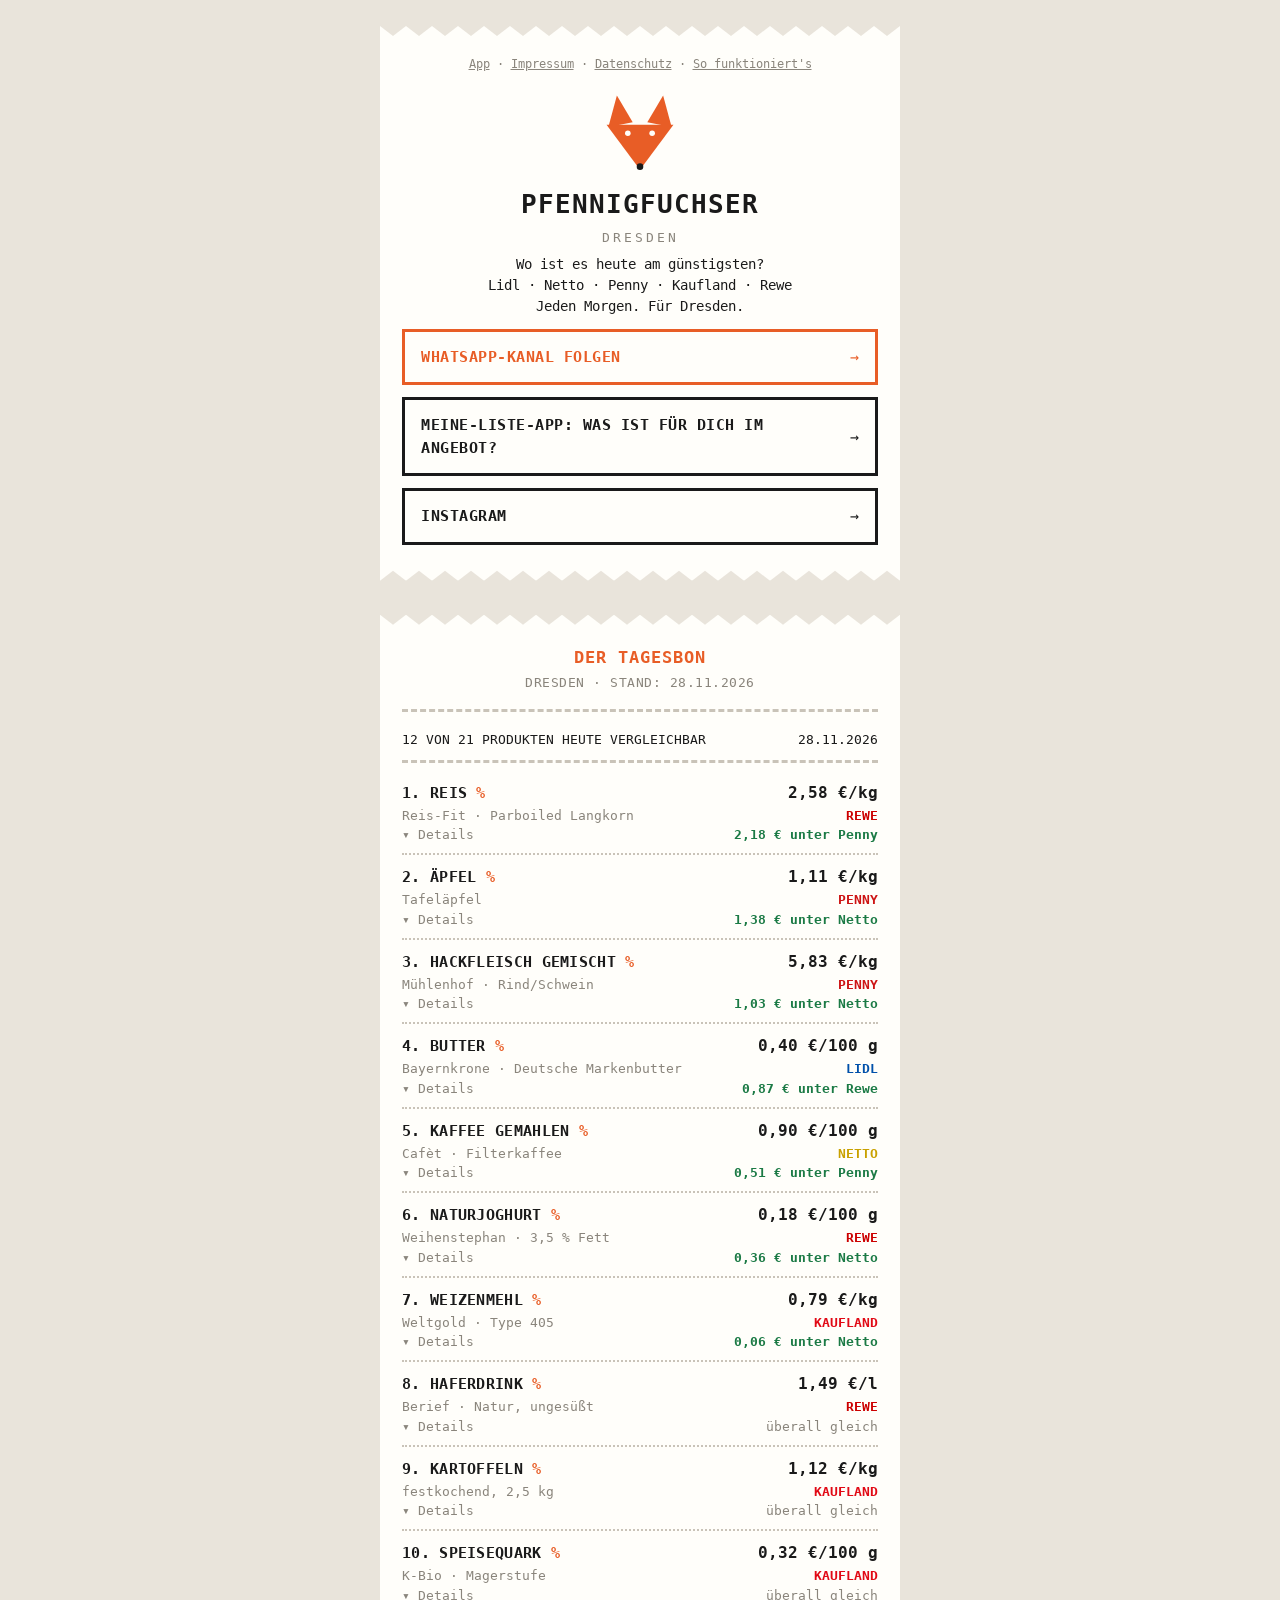
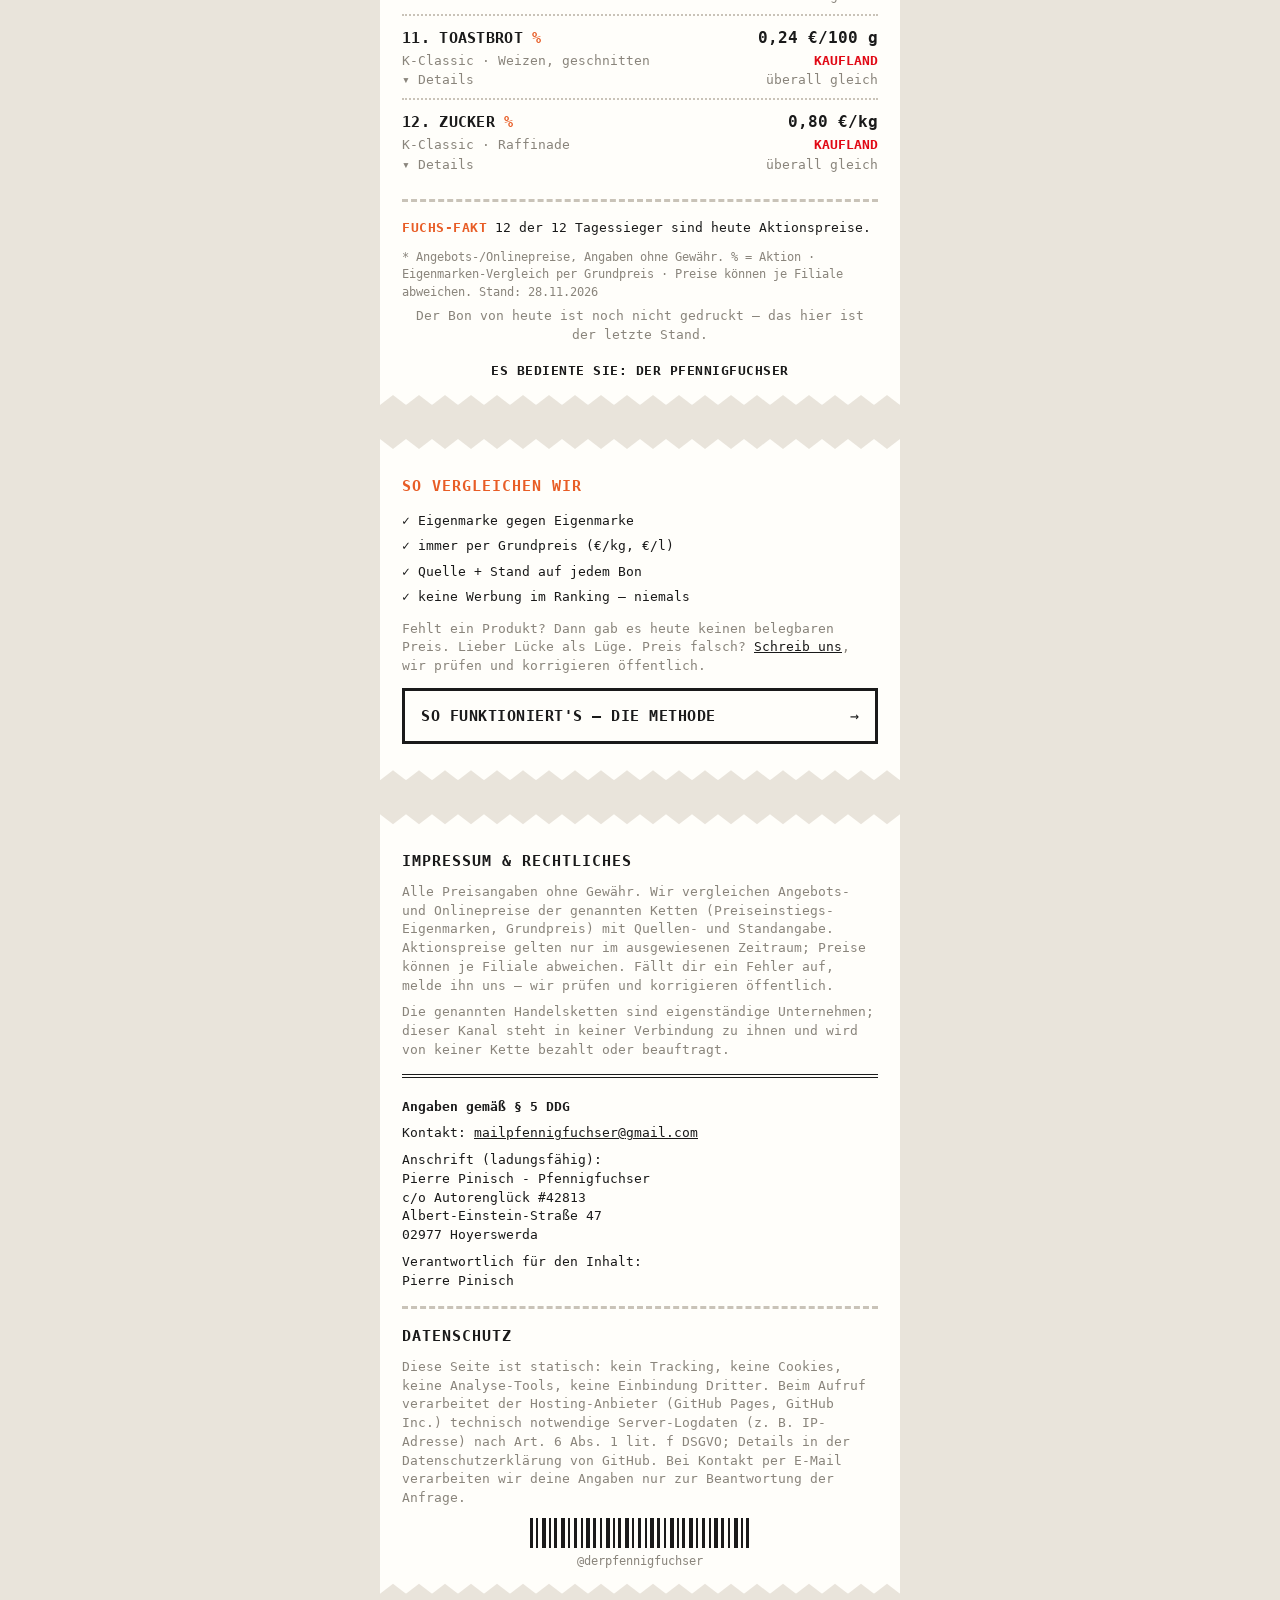
<file: index.html>
<!DOCTYPE html>
<html lang="de">
<head>
<meta charset="UTF-8">
<meta name="viewport" content="width=device-width,initial-scale=1">
<title>Pfennigfuchser Dresden · Wo ist es heute am günstigsten?</title>
<meta name="description" content="Der tägliche Lebensmittel-Preisvergleich für Dresden: Lidl, Netto, Penny, Kaufland und Rewe. Eigenmarke gegen Eigenmarke, immer per Grundpreis. Jeden Morgen ein Tagesbon.">
<link rel="icon" href="favicon.svg" type="image/svg+xml">
<link rel="stylesheet" href="styles.css">
<meta property="og:title" content="Pfennigfuchser Dresden — Wo ist es heute am günstigsten?">
<meta property="og:description" content="Täglicher Lebensmittel-Preisvergleich für Dresden. Eigenmarke gegen Eigenmarke, immer per Grundpreis. Jeden Tag. Jeder Pfennig.">
<meta property="og:image" content="https://pfennigfuchser-dd.github.io/og-logo.png">
<meta property="og:url" content="https://pfennigfuchser-dd.github.io/">
<meta property="og:type" content="website">
<!-- ============================================================
     PFENNIGFUCHSER WEBSITE · Quelle: 08_Website/ im Projektordner.
     · NUR im Code-Editor bearbeiten (nie TextEdit/Word).
     · today.json wird täglich von der Tagesredaktion aktualisiert
       (Runbook: 06_Betrieb/TAGESREDAKTION.md).
     · Der Anker /#impressum ist in Kanal-Bios verlinkt — nie entfernen.
     ============================================================ -->
</head>
<body>

<!-- Bon 1 · Kopf + Kanäle -->
<section class="bon">
  <nav class="topnav"><a href="app/">App</a> · <a href="#impressum">Impressum</a> · <a href="#datenschutz">Datenschutz</a> · <a href="so-funktionierts.html">So funktioniert's</a></nav>
  <svg class="fox" width="94" height="88" viewBox="25 40 150 165" aria-label="Pfennigfuchser Logo">
    <polygon points="40.69,115.18 56.66,55.87 86.31,106.06" fill="#E85D26"/>
    <polygon points="159.31,115.18 143.34,55.87 113.69,106.06" fill="#E85D26"/>
    <polygon points="37.27,110.62 162.73,110.62 100,195.02" fill="#E85D26"/>
    <circle cx="77.19" cy="126.59" r="5.23" fill="#FFFEFA"/><circle cx="122.81" cy="126.59" r="5.23" fill="#FFFEFA"/>
    <circle cx="100" cy="189.32" r="6.18" fill="#1A1A1A"/>
  </svg>
  <h1>Pfennigfuchser</h1>
  <div class="sub">DRESDEN</div>
  <div class="claim">Wo ist es heute am günstigsten?<br>Lidl · Netto · Penny · Kaufland · Rewe<br>Jeden Morgen. Für Dresden.</div>
  <div class="links">
    <a class="primary" href="https://whatsapp.com/channel/0029Vb8NHt37j6g4Fl8fg63E">WHATSAPP-KANAL FOLGEN <span class="arr">→</span></a>
    <a href="app/">MEINE-LISTE-APP: WAS IST FÜR DICH IM ANGEBOT? <span class="arr">→</span></a>
    <a href="https://www.instagram.com/derpfennigfuchser">INSTAGRAM <span class="arr">→</span></a>
  </div>
</section>

<!-- Bon 2 · Der Tagesbon -->
<section class="bon" id="tagesbon">
  <div class="bonhead">
    <div class="title">Der Tagesbon</div>
    <div class="meta" id="bon-meta">DRESDEN</div>
  </div>
  <hr class="dash">
  <div id="bon-body"><p class="mut small center">Bon wird gedruckt …</p></div>
  <div class="served">ES BEDIENTE SIE: DER PFENNIGFUCHSER</div>
</section>

<!-- Bon 3 · Methode -->
<section class="bon">
  <h2 class="orange">So vergleichen wir</h2>
  <div class="method">
    <div>✓ Eigenmarke gegen Eigenmarke</div>
    <div>✓ immer per Grundpreis (€/kg, €/l)</div>
    <div>✓ Quelle + Stand auf jedem Bon</div>
    <div>✓ keine Werbung im Ranking — niemals</div>
  </div>
  <p class="small mut">Fehlt ein Produkt? Dann gab es heute keinen belegbaren Preis.
  Lieber Lücke als Lüge. Preis falsch? <a href="mailto:mailpfennigfuchser@gmail.com" style="color:var(--ink)">Schreib uns</a>,
  wir prüfen und korrigieren öffentlich.</p>
  <div class="links"><a href="so-funktionierts.html">SO FUNKTIONIERT'S — DIE METHODE <span class="arr">→</span></a></div>
</section>

<!-- Bon 4 · Rechtliches -->
<section class="bon">
  <section class="legal" id="impressum">
    <h2>Impressum &amp; Rechtliches</h2>
    <p class="mut">Alle Preisangaben ohne Gewähr. Wir vergleichen Angebots- und Onlinepreise
    der genannten Ketten (Preiseinstiegs-Eigenmarken, Grundpreis) mit Quellen- und Standangabe.
    Aktionspreise gelten nur im ausgewiesenen Zeitraum; Preise können je Filiale abweichen.
    Fällt dir ein Fehler auf, melde ihn uns — wir prüfen und korrigieren öffentlich.</p>
    <p class="mut">Die genannten Handelsketten sind eigenständige Unternehmen; dieser Kanal
    steht in keiner Verbindung zu ihnen und wird von keiner Kette bezahlt oder beauftragt.</p>
    <div class="imp-block">
      <p><b>Angaben gemäß § 5 DDG</b></p>
      <p>Kontakt: <a href="mailto:mailpfennigfuchser@gmail.com">mailpfennigfuchser@gmail.com</a></p>
      <p>Anschrift (ladungsfähig):<br>Pierre Pinisch - Pfennigfuchser<br>
c/o Autorenglück #42813<br>
Albert-Einstein-Straße 47<br>
02977 Hoyerswerda</p>
      <p>Verantwortlich für den Inhalt:<br>Pierre Pinisch</p>
    </div>
  </section>
  <hr class="dash">
  <section class="legal" id="datenschutz">
    <h2>Datenschutz</h2>
    <p class="mut">Diese Seite ist statisch: kein Tracking, keine Cookies, keine Analyse-Tools,
    keine Einbindung Dritter. Beim Aufruf verarbeitet der Hosting-Anbieter (GitHub Pages,
    GitHub Inc.) technisch notwendige Server-Logdaten (z. B. IP-Adresse) nach Art. 6 Abs. 1
    lit. f DSGVO; Details in der Datenschutzerklärung von GitHub. Bei Kontakt per E-Mail
    verarbeiten wir deine Angaben nur zur Beantwortung der Anfrage.</p>
  </section>
  <svg class="barcode" width="220" height="30" aria-hidden="true">
    <g fill="#1A1A1A">
      <rect x="0" width="3" height="30"/><rect x="6" width="2" height="30"/><rect x="12" width="4" height="30"/>
      <rect x="19" width="2" height="30"/><rect x="24" width="3" height="30"/><rect x="31" width="4" height="30"/>
      <rect x="38" width="2" height="30"/><rect x="44" width="3" height="30"/><rect x="51" width="2" height="30"/>
      <rect x="56" width="4" height="30"/><rect x="63" width="3" height="30"/><rect x="70" width="2" height="30"/>
      <rect x="76" width="4" height="30"/><rect x="83" width="2" height="30"/><rect x="88" width="3" height="30"/>
      <rect x="95" width="4" height="30"/><rect x="102" width="2" height="30"/><rect x="108" width="3" height="30"/>
      <rect x="115" width="2" height="30"/><rect x="120" width="4" height="30"/><rect x="127" width="3" height="30"/>
      <rect x="134" width="2" height="30"/><rect x="140" width="4" height="30"/><rect x="147" width="2" height="30"/>
      <rect x="152" width="3" height="30"/><rect x="159" width="4" height="30"/><rect x="166" width="2" height="30"/>
      <rect x="172" width="3" height="30"/><rect x="179" width="2" height="30"/><rect x="184" width="4" height="30"/>
      <rect x="191" width="3" height="30"/><rect x="198" width="2" height="30"/><rect x="204" width="4" height="30"/>
      <rect x="211" width="2" height="30"/><rect x="216" width="3" height="30"/>
    </g>
  </svg>
  <div class="foot">@derpfennigfuchser</div>
</section>

<script src="app.js"></script>
</body>
</html>
</file>
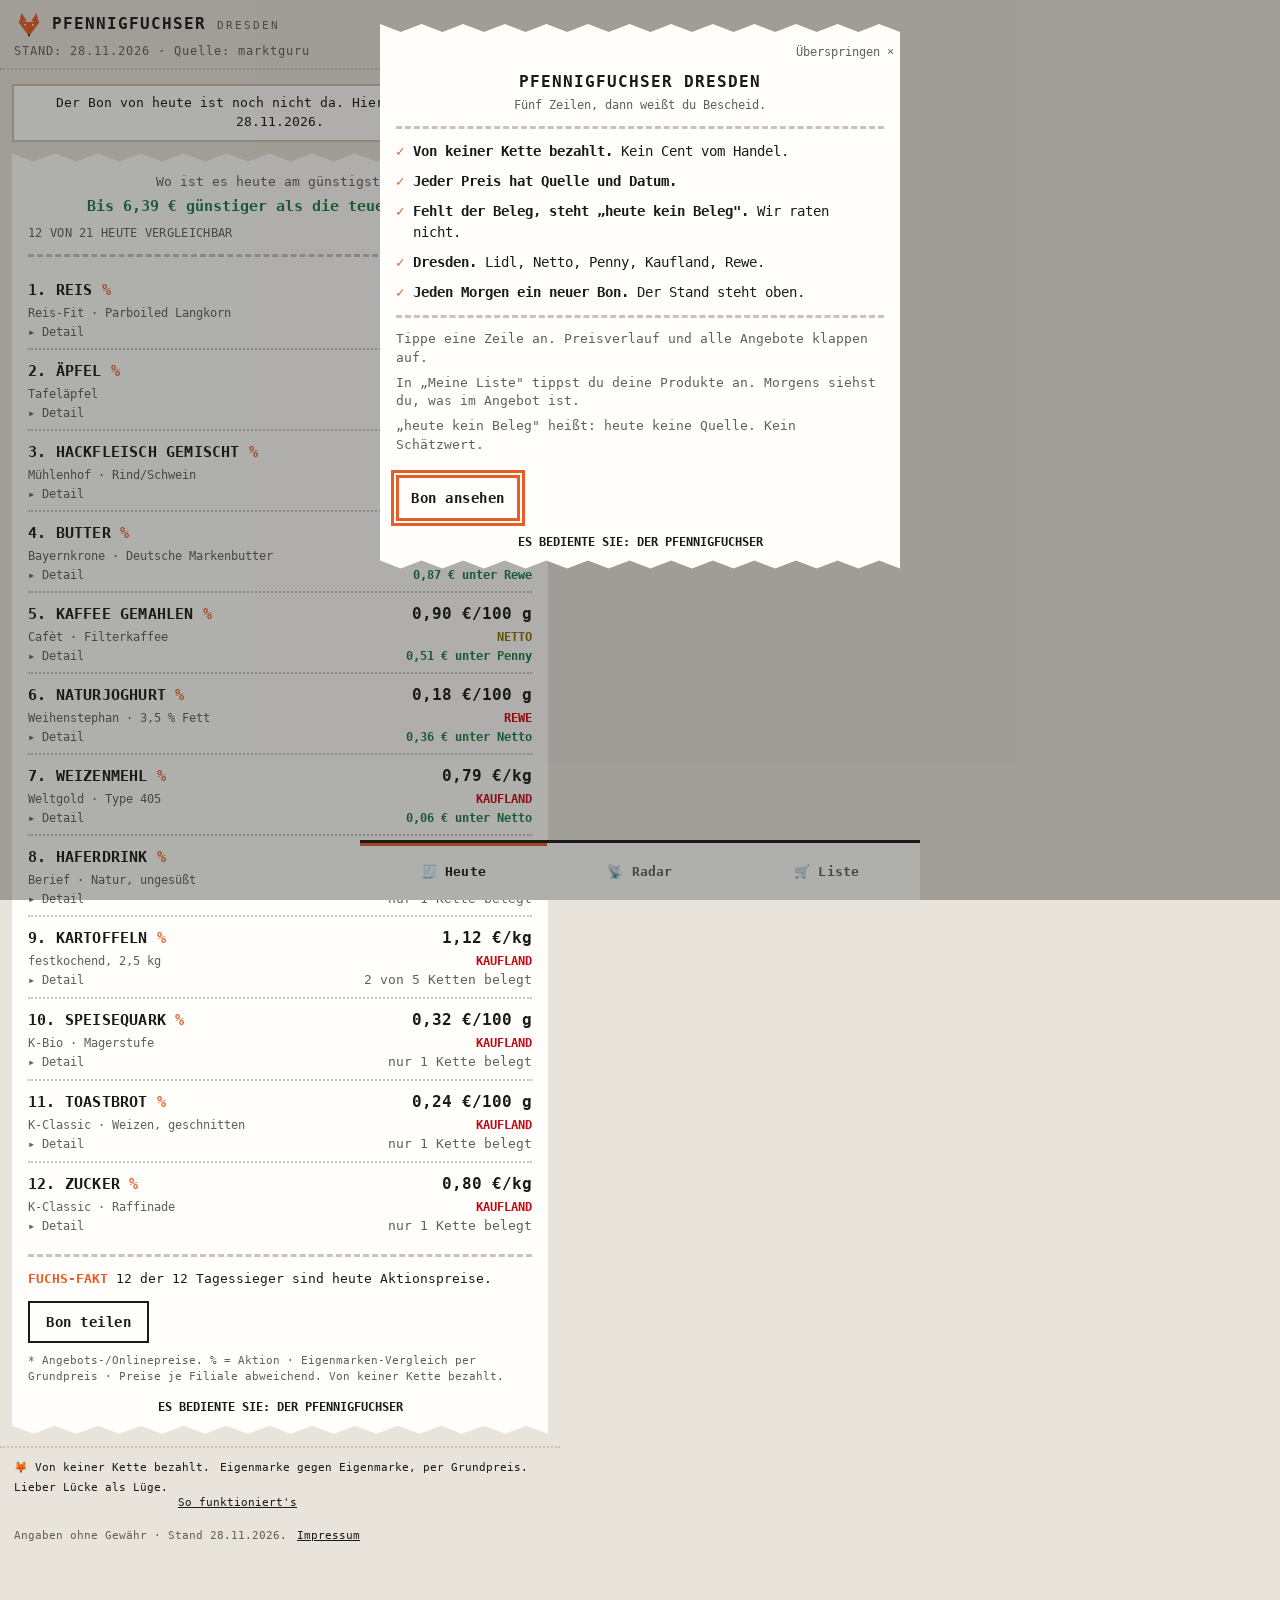
<file: app/index.html>
<!DOCTYPE html>
<html lang="de">
<head>
<meta charset="UTF-8">
<meta name="viewport" content="width=device-width,initial-scale=1,viewport-fit=cover">
<title>Pfennigfuchser Dresden — App</title>
<meta name="description" content="Der tägliche belegte Lebensmittel-Preisvergleich für Dresden. Von keiner Kette bezahlt.">
<!-- Markenkern „keine Fremd-Requests" technisch erzwungen: nur Same-Origin, keine externen Assets. -->
<meta http-equiv="Content-Security-Policy" content="default-src 'self'; img-src 'self' data:; style-src 'self'; script-src 'self'; font-src 'self'; connect-src 'self'; base-uri 'self'; form-action 'none'; object-src 'none'">
<meta name="theme-color" content="#E85D26">
<link rel="manifest" href="manifest.webmanifest">
<link rel="icon" href="favicon.svg" type="image/svg+xml">
<link rel="apple-touch-icon" href="icons/apple-touch-icon.png">
<meta name="apple-mobile-web-app-capable" content="yes">
<meta name="apple-mobile-web-app-status-bar-style" content="default">
<meta name="apple-mobile-web-app-title" content="Pfennigfuchser">
<link rel="stylesheet" href="styles.css">
<!-- Pfennigfuchser App (PWA über today.json). Quellcode: 10_App/. Kein Konto, kein Tracker. -->
</head>
<body>

<header class="topbar">
  <div class="brandrow">
    <svg class="fox" width="30" height="28" viewBox="25 40 150 165" aria-hidden="true">
      <polygon points="40.69,115.18 56.66,55.87 86.31,106.06" fill="#E85D26"/>
      <polygon points="159.31,115.18 143.34,55.87 113.69,106.06" fill="#E85D26"/>
      <polygon points="37.27,110.62 162.73,110.62 100,195.02" fill="#E85D26"/>
      <circle cx="77.19" cy="126.59" r="5.23" fill="#FFFEFA"/><circle cx="122.81" cy="126.59" r="5.23" fill="#FFFEFA"/>
      <circle cx="100" cy="189.32" r="6.18" fill="#1A1A1A"/>
    </svg>
    <h1 class="brandname">PFENNIGFUCHSER <span class="city">DRESDEN</span></h1>
    <button id="install" class="install" hidden>App installieren</button>
  </div>
  <div id="datebar" class="datebar">–</div>
  <div id="ios-hint" class="ios-hint" hidden>Zum Installieren: <b>Teilen&nbsp;<span aria-hidden="true">⎋</span></b> antippen &rarr; <b>„Zum Home-Bildschirm"</b>.</div>
</header>

<main id="main">
  <!-- Ansicht HEUTE -->
  <section id="view-heute" class="view" role="tabpanel" aria-label="Heutiger Bon">
    <div id="demo-banner" class="demo-banner" hidden>DEMO-DATEN — KEINE ECHTEN PREISE</div>
    <div id="stale-note" class="stale-note" hidden></div>
    <div id="heute-body" class="bon"><p class="mut center small">Bon wird geladen …</p></div>
  </section>

  <!-- Ansicht RADAR -->
  <section id="view-radar" class="view" role="tabpanel" aria-label="Angebots-Radar" hidden>
    <div id="radar-body"></div>
  </section>

  <!-- Ansicht MEINE LISTE -->
  <section id="view-liste" class="view" role="tabpanel" aria-label="Meine Liste" hidden>
    <div id="liste-body"></div>
  </section>
</main>

<!-- Produkt-Detail als Bottom-Sheet -->
<div id="scrim" class="scrim" hidden></div>
<section id="sheet" class="sheet" role="dialog" aria-modal="true" aria-labelledby="sheet-name" hidden>
  <div id="sheet-body"></div>
</section>
<div id="sheet-live" class="sr-only" role="status" aria-live="polite"></div>

<!-- Toast (Teilen-Fallback) -->
<div id="toast" class="toast" role="status" aria-live="polite"></div>

<!-- Info-Bon (Onboarding / So funktioniert's) -->
<div id="info" class="ovl" role="dialog" aria-modal="true" aria-labelledby="info-title" hidden>
  <div id="info-body" class="bon info-card"></div>
</div>

<!-- USP-Footer: immer sichtbar -->
<div class="usp">
  <span>🦊 Von keiner Kette bezahlt.</span>
  <span>Eigenmarke gegen Eigenmarke, per Grundpreis.</span>
  <span>Lieber Lücke als Lüge.</span>
  <button id="how" class="usp-btn" type="button">So funktioniert's</button>
  <span id="usp-stand" class="mut"></span>
  <a href="https://pfennigfuchser-dd.github.io/#impressum">Impressum</a>
</div>

<!-- Tab-Leiste -->
<nav class="tabbar" role="tablist" aria-label="Ansicht">
  <button class="tab active" data-view="heute" role="tab" aria-selected="true" aria-controls="view-heute" tabindex="0">🧾 Heute</button>
  <button class="tab" data-view="radar" role="tab" aria-selected="false" aria-controls="view-radar" tabindex="-1">📡 Radar</button>
  <button class="tab" data-view="liste" role="tab" aria-selected="false" aria-controls="view-liste" tabindex="-1">🛒 Liste</button>
</nav>

<script src="app.js"></script>
</body>
</html>
</file>
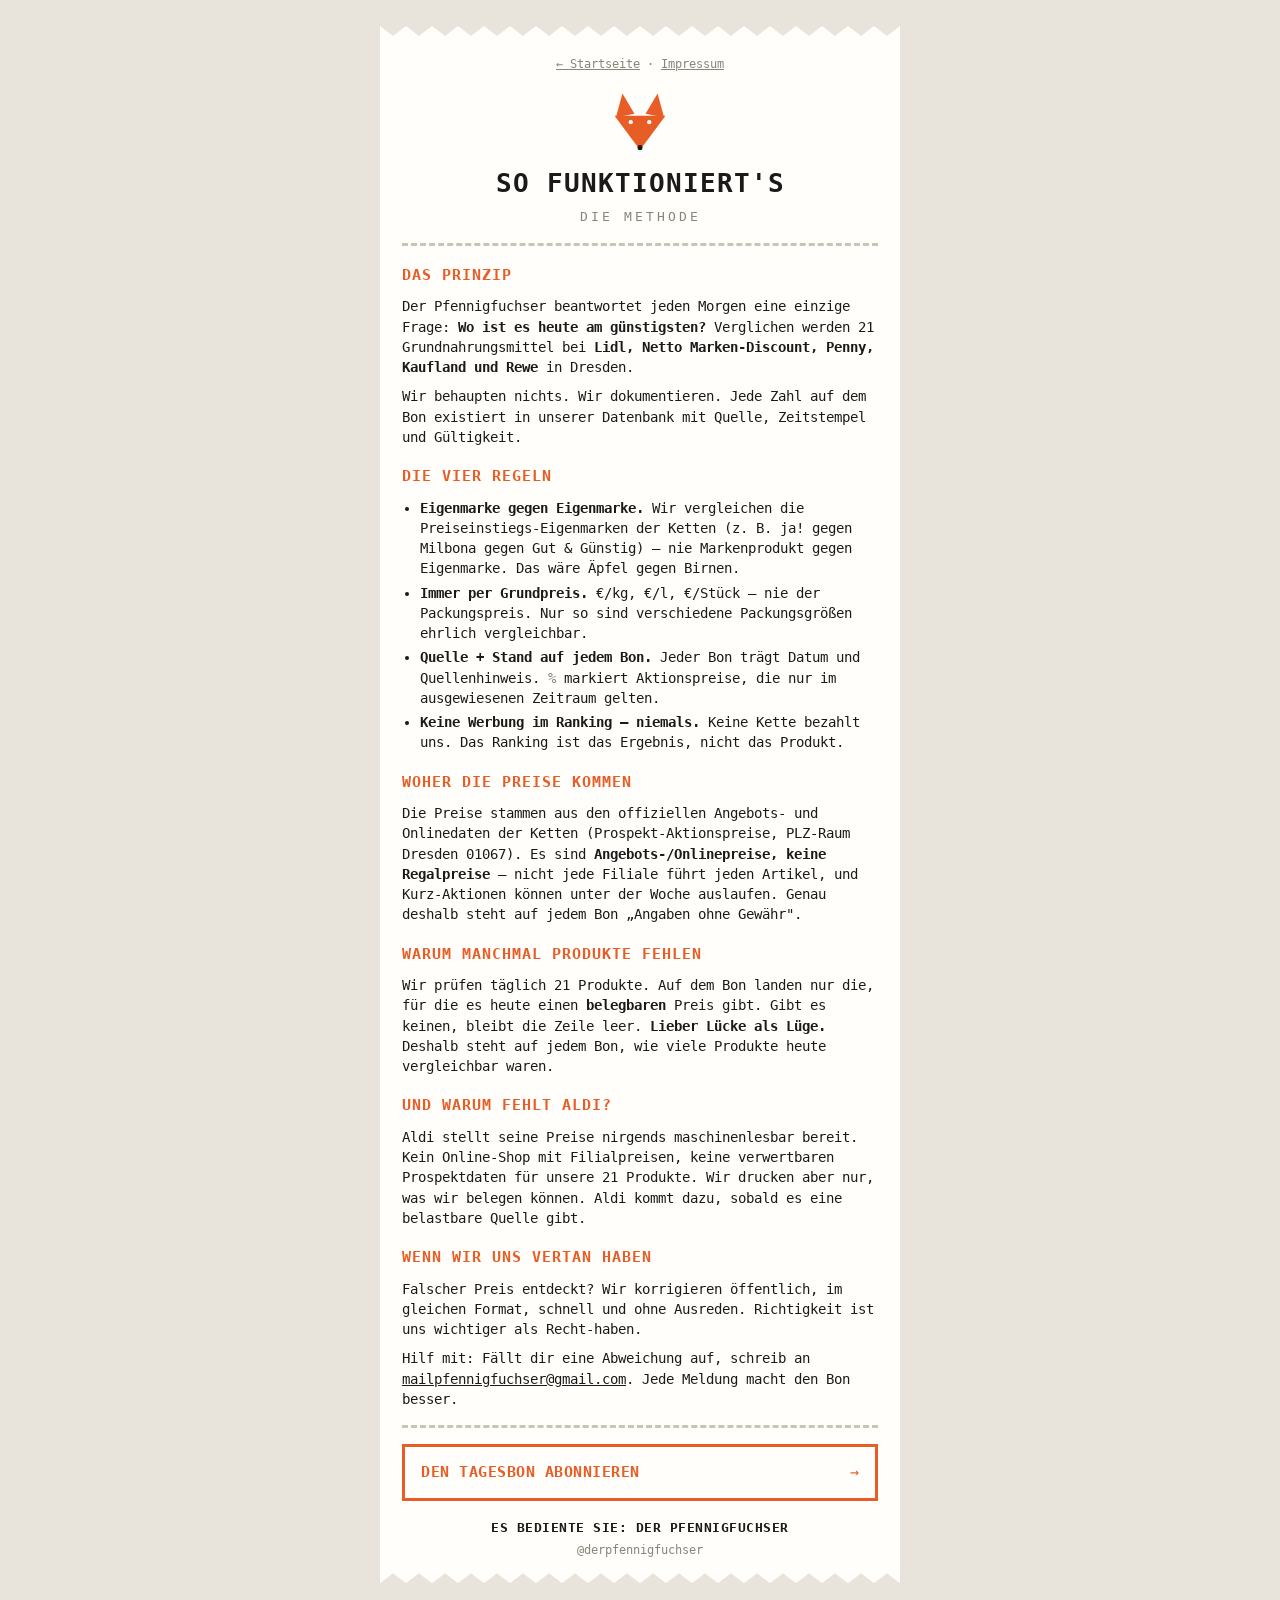
<file: so-funktionierts.html>
<!DOCTYPE html>
<html lang="de">
<head>
<meta charset="UTF-8">
<meta name="viewport" content="width=device-width,initial-scale=1">
<title>So funktioniert's · Pfennigfuchser Dresden</title>
<meta name="description" content="Wie der Pfennigfuchser Preise vergleicht: Eigenmarke gegen Eigenmarke, immer per Grundpreis, jede Zahl mit Quelle und Stand. Die Methode im Detail.">
<link rel="icon" href="favicon.svg" type="image/svg+xml">
<link rel="stylesheet" href="styles.css">
<meta property="og:title" content="So funktioniert der Pfennigfuchser">
<meta property="og:description" content="Eigenmarke gegen Eigenmarke, immer per Grundpreis, jede Zahl mit Quelle und Stand. Die Methode im Detail.">
<meta property="og:image" content="https://pfennigfuchser-dd.github.io/og-logo.png">
<meta property="og:url" content="https://pfennigfuchser-dd.github.io/so-funktionierts.html">
<meta property="og:type" content="article">
</head>
<body>

<section class="bon">
  <nav class="topnav"><a href="index.html">← Startseite</a> · <a href="index.html#impressum">Impressum</a></nav>
  <svg class="fox" width="72" height="67" viewBox="25 40 150 165" aria-label="Pfennigfuchser Logo">
    <polygon points="40.69,115.18 56.66,55.87 86.31,106.06" fill="#E85D26"/>
    <polygon points="159.31,115.18 143.34,55.87 113.69,106.06" fill="#E85D26"/>
    <polygon points="37.27,110.62 162.73,110.62 100,195.02" fill="#E85D26"/>
    <circle cx="77.19" cy="126.59" r="5.23" fill="#FFFEFA"/><circle cx="122.81" cy="126.59" r="5.23" fill="#FFFEFA"/>
    <circle cx="100" cy="189.32" r="6.18" fill="#1A1A1A"/>
  </svg>
  <h1>So funktioniert's</h1>
  <div class="sub">DIE METHODE</div>

  <div class="prose">
    <hr class="dash">
    <h2 class="orange">Das Prinzip</h2>
    <p>Der Pfennigfuchser beantwortet jeden Morgen eine einzige Frage:
    <b>Wo ist es heute am günstigsten?</b> Verglichen werden 21 Grundnahrungsmittel
    bei <b>Lidl, Netto Marken-Discount, Penny, Kaufland und Rewe</b> in Dresden.</p>
    <p>Wir behaupten nichts. Wir dokumentieren. Jede Zahl auf dem Bon existiert
    in unserer Datenbank mit Quelle, Zeitstempel und Gültigkeit.</p>

    <h2 class="orange">Die vier Regeln</h2>
    <ul>
      <li><b>Eigenmarke gegen Eigenmarke.</b> Wir vergleichen die Preiseinstiegs-Eigenmarken
      der Ketten (z.&nbsp;B. ja! gegen Milbona gegen Gut&nbsp;&amp;&nbsp;Günstig) — nie Markenprodukt
      gegen Eigenmarke. Das wäre Äpfel gegen Birnen.</li>
      <li><b>Immer per Grundpreis.</b> €/kg, €/l, €/Stück — nie der Packungspreis.
      Nur so sind verschiedene Packungsgrößen ehrlich vergleichbar.</li>
      <li><b>Quelle + Stand auf jedem Bon.</b> Jeder Bon trägt Datum und Quellenhinweis.
      <span class="mut">%</span> markiert Aktionspreise, die nur im ausgewiesenen Zeitraum gelten.</li>
      <li><b>Keine Werbung im Ranking — niemals.</b> Keine Kette bezahlt uns.
      Das Ranking ist das Ergebnis, nicht das Produkt.</li>
    </ul>

    <h2 class="orange">Woher die Preise kommen</h2>
    <p>Die Preise stammen aus den offiziellen Angebots- und Onlinedaten der Ketten
    (Prospekt-Aktionspreise, PLZ-Raum Dresden 01067). Es sind
    <b>Angebots-/Onlinepreise, keine Regalpreise</b> — nicht jede Filiale führt
    jeden Artikel, und Kurz-Aktionen können unter der Woche auslaufen.
    Genau deshalb steht auf jedem Bon „Angaben ohne Gewähr".</p>

    <h2 class="orange">Warum manchmal Produkte fehlen</h2>
    <p>Wir prüfen täglich 21 Produkte. Auf dem Bon landen nur die, für die es heute
    einen <b>belegbaren</b> Preis gibt. Gibt es keinen, bleibt die Zeile leer.
    <b>Lieber Lücke als Lüge.</b> Deshalb steht auf jedem Bon, wie viele Produkte
    heute vergleichbar waren.</p>

    <h2 class="orange">Und warum fehlt Aldi?</h2>
    <p>Aldi stellt seine Preise nirgends maschinenlesbar bereit. Kein Online-Shop
    mit Filialpreisen, keine verwertbaren Prospektdaten für unsere 21 Produkte.
    Wir drucken aber nur, was wir belegen können. Aldi kommt dazu, sobald es eine
    belastbare Quelle gibt.</p>

    <h2 class="orange">Wenn wir uns vertan haben</h2>
    <p>Falscher Preis entdeckt? Wir korrigieren öffentlich, im gleichen Format,
    schnell und ohne Ausreden. Richtigkeit ist uns wichtiger als Recht-haben.</p>
    <p>Hilf mit: Fällt dir eine Abweichung auf, schreib an
    <a href="mailto:mailpfennigfuchser@gmail.com" style="color:var(--ink)">mailpfennigfuchser@gmail.com</a>.
    Jede Meldung macht den Bon besser.</p>

    <hr class="dash">
    <div class="links">
      <a class="primary" href="https://whatsapp.com/channel/0029Vb8NHt37j6g4Fl8fg63E">DEN TAGESBON ABONNIEREN <span class="arr">→</span></a>
    </div>
  </div>

  <div class="served">ES BEDIENTE SIE: DER PFENNIGFUCHSER</div>
  <div class="foot">@derpfennigfuchser</div>
</section>

</body>
</html>
</file>
<file: styles.css>
/* ============================================================
   PFENNIGFUCHSER · Website-Styles
   Verbindliche Quelle für Werte: 02_Design/CI.md + Design System
   Kein Dunkelmodus — Pfennigfuchser ist Papier.
   ============================================================ */

@font-face{
  font-family:"DejaVu Sans Mono";
  src:url("fonts/DejaVuSansMono.woff2") format("woff2");
  font-weight:400;font-style:normal;font-display:swap;
}
@font-face{
  font-family:"DejaVu Sans Mono";
  src:url("fonts/DejaVuSansMono-Bold.woff2") format("woff2");
  font-weight:700;font-style:normal;font-display:swap;
}

:root{
  --bg:#E9E4DB; --paper:#FFFEFA; --ink:#1A1A1A; --muted:#8A857C;
  --line:#C9C3B8; --fox:#E85D26; --save:#1B7A45;
  --shadow:rgba(0,0,0,.07);
  --chain-aldi:#00005F; --chain-lidl:#0050AA; --chain-netto:#C9A100; --chain-rewe:#CC0000;
  --chain-penny:#CD1414; --chain-kaufland:#E10915;
  --mono:"DejaVu Sans Mono","JetBrains Mono","IBM Plex Mono",ui-monospace,monospace;
}

*{box-sizing:border-box;margin:0;padding:0}
html{-webkit-text-size-adjust:100%}
body{
  background:var(--bg);color:var(--ink);font-family:var(--mono);
  line-height:1.5;display:flex;flex-direction:column;align-items:center;
  padding:26px 12px 60px;
}

/* --- Bon-Papier (Karte mit Abrisskante oben+unten) ------------------- */
.bon{
  width:100%;max-width:520px;background:var(--paper);
  padding:30px 22px 24px;margin:0 0 34px;
  box-shadow:8px 8px 0 var(--shadow);
  clip-path:polygon(0 0,2.5% 10px,5% 0,7.5% 10px,10% 0,12.5% 10px,15% 0,17.5% 10px,20% 0,22.5% 10px,25% 0,27.5% 10px,30% 0,32.5% 10px,35% 0,37.5% 10px,40% 0,42.5% 10px,45% 0,47.5% 10px,50% 0,52.5% 10px,55% 0,57.5% 10px,60% 0,62.5% 10px,65% 0,67.5% 10px,70% 0,72.5% 10px,75% 0,77.5% 10px,80% 0,82.5% 10px,85% 0,87.5% 10px,90% 0,92.5% 10px,95% 0,97.5% 10px,100% 0,100% 100%,97.5% calc(100% - 10px),95% 100%,92.5% calc(100% - 10px),90% 100%,87.5% calc(100% - 10px),85% 100%,82.5% calc(100% - 10px),80% 100%,77.5% calc(100% - 10px),75% 100%,72.5% calc(100% - 10px),70% 100%,67.5% calc(100% - 10px),65% 100%,62.5% calc(100% - 10px),60% 100%,57.5% calc(100% - 10px),55% 100%,52.5% calc(100% - 10px),50% 100%,47.5% calc(100% - 10px),45% 100%,42.5% calc(100% - 10px),40% 100%,37.5% calc(100% - 10px),35% 100%,32.5% calc(100% - 10px),30% 100%,27.5% calc(100% - 10px),25% 100%,22.5% calc(100% - 10px),20% 100%,17.5% calc(100% - 10px),15% 100%,12.5% calc(100% - 10px),10% 100%,7.5% calc(100% - 10px),5% 100%,2.5% calc(100% - 10px),0 100%);
}

/* --- Typografie ------------------------------------------------------ */
h1{font-size:26px;letter-spacing:1px;text-align:center;text-transform:uppercase}
.sub{color:var(--muted);text-align:center;font-size:13px;letter-spacing:3px;margin:4px 0 6px}
.claim{text-align:center;font-size:14px;margin-bottom:6px}
h2{font-size:15px;letter-spacing:1px;margin:6px 0 10px;text-transform:uppercase}
h2.orange{color:var(--fox)}
.mut{color:var(--muted)}
.small{font-size:12.5px}
.center{text-align:center}

/* --- Bon-Sprache ----------------------------------------------------- */
hr.dash{border:none;border-top:3px dashed var(--line);margin:16px 0}
.dotline{border:none;border-top:2px dotted var(--line);margin:0}
.double{border-top:4px double var(--ink);margin-top:10px;padding-top:8px}
.topnav{text-align:center;font-size:11.5px;color:var(--muted);margin-bottom:14px}
.topnav a{color:var(--muted)}
.fox{display:block;margin:2px auto 10px}
.served{text-align:center;font-weight:bold;font-size:12.5px;margin-top:18px;letter-spacing:.5px}
.barcode{display:block;margin:10px auto 2px}
.foot{margin-top:4px;text-align:center;color:var(--muted);font-size:12px}

/* --- Link-Buttons (Hover = Invertierung, CI §Animation) -------------- */
.links a{
  display:flex;justify-content:space-between;align-items:center;gap:10px;
  border:3px solid var(--ink);padding:14px 16px;margin:12px 0;
  text-decoration:none;color:var(--ink);font-weight:bold;font-size:15px;
  letter-spacing:.5px;background:var(--paper);
}
.links a:hover{background:var(--ink);color:var(--paper)}
.links a .arr{font-weight:normal}
.links a.primary{border-color:var(--fox);color:var(--fox)}
.links a.primary:hover{background:var(--fox);color:var(--paper)}

/* --- Der Tagesbon ---------------------------------------------------- */
.bonhead{ text-align:center; }
.bonhead .title{font-size:17px;font-weight:bold;letter-spacing:1px;color:var(--fox);text-transform:uppercase}
.bonhead .meta{font-size:12.5px;color:var(--muted);margin-top:4px;letter-spacing:.5px}
.demo-banner{
  border:3px solid var(--fox);color:var(--fox);font-weight:bold;text-align:center;
  padding:10px;margin:12px 0;letter-spacing:1px;font-size:14px;
}
.stale{font-size:12.5px;color:var(--muted);text-align:center;margin-top:6px}

.row{padding:10px 0 8px;cursor:pointer}
.row + .row{border-top:2px dotted var(--line)}
.row .l1{display:flex;justify-content:space-between;align-items:baseline;gap:8px}
.row .pname{font-weight:bold;font-size:15px;text-transform:uppercase;letter-spacing:.3px}
.row .pname .promo{color:var(--fox)}
.row .price{font-weight:bold;font-size:16px;white-space:nowrap}
.row .l2{display:flex;justify-content:space-between;gap:8px;font-size:12.5px;margin-top:2px}
.row .spec{color:var(--muted);overflow:hidden;text-overflow:ellipsis;white-space:nowrap}
.row .chain{font-weight:bold;text-transform:uppercase;white-space:nowrap}
.row .l3{display:flex;justify-content:space-between;gap:8px;font-size:12.5px;margin-top:1px}
.row .save{color:var(--save);font-weight:bold}
.row .chev{color:var(--muted);font-weight:normal}
.chain.aldi{color:var(--chain-aldi)} .chain.lidl{color:var(--chain-lidl)}
.chain.netto{color:var(--chain-netto)} .chain.rewe{color:var(--chain-rewe)}
.chain.penny{color:var(--chain-penny)} .chain.kaufland{color:var(--chain-kaufland)}

.detail{padding:8px 0 4px;font-size:12.5px}
.detail .offer{display:flex;justify-content:space-between;padding:2px 0}
.detail .offer .op{font-weight:bold}
.detail .raw{color:var(--muted);margin-top:6px}
.charttitle{color:var(--muted);font-size:11.5px;letter-spacing:.5px;margin:8px 0 2px;text-transform:uppercase}
canvas.spark{width:100%;height:64px;display:block}

.fakt{margin-top:14px;font-size:13px}
.fakt b{color:var(--fox);letter-spacing:.5px}
.sum{display:flex;justify-content:space-between;font-size:13px;padding:2px 0}
.disclaimer{font-size:11.5px;color:var(--muted);margin-top:12px}

.method{font-size:13px;margin:10px 0}
.method div{padding:3px 0}
.legal{font-size:12.5px}
.legal p{margin:8px 0}
.legal a{color:var(--ink)}
.imp-block{border-top:4px double var(--ink);margin-top:14px;padding-top:12px}

/* --- So funktioniert's ----------------------------------------------- */
.prose{font-size:13.5px}
.prose p{margin:9px 0}
.prose h2{margin-top:18px}
.prose ul{margin:8px 0 8px 18px}
.prose li{margin:4px 0}
.backlink{display:inline-block;margin-top:14px;font-size:13px;color:var(--ink)}

@media (max-width:400px){
  .bon{padding:26px 14px 20px}
  .row .pname{font-size:14px}
  .row .price{font-size:15px}
}
</file>
<file: app/styles.css>
/* Pfennigfuchser App — Kassenzettel-CI (02_Design/CI.md). Kein Dunkelmodus, Papier. */
@font-face{font-family:"DejaVu Sans Mono";src:url("fonts/DejaVuSansMono.woff2") format("woff2");font-weight:400;font-display:swap}
@font-face{font-family:"DejaVu Sans Mono";src:url("fonts/DejaVuSansMono-Bold.woff2") format("woff2");font-weight:700;font-display:swap}

:root{
  --bg:#E9E4DB; --paper:#FFFEFA; --ink:#1A1A1A; --muted:#63605A;
  --line:#C9C3B8; --fox:#E85D26; --save:#1B7A45; --shadow:rgba(0,0,0,.07);
  /* Ketten: kontraststark auf Papier UND #E9E4DB (Netto-Gold abgedunkelt für AA) */
  --aldi:#00005F; --lidl:#0050AA; --netto:#8A6D00; --rewe:#CC0000; --penny:#CD1414; --kaufland:#C50813;
  --mono:"DejaVu Sans Mono","JetBrains Mono","IBM Plex Mono",ui-monospace,monospace;
  --tab-h:60px;
}
*{box-sizing:border-box;margin:0;padding:0}
/* hidden muss immer gewinnen — sonst überschreibt z.B. .ovl{display:flex} das Attribut */
[hidden]{display:none!important}
html{-webkit-text-size-adjust:100%}
html,body{overflow-x:hidden}
body{
  background:var(--bg);color:var(--ink);font-family:var(--mono);line-height:1.5;
  padding-bottom:calc(var(--tab-h) + env(safe-area-inset-bottom));
  max-width:560px;margin:0 auto;min-height:100vh;
}
.center{text-align:center}.mut{color:var(--muted)}.small{font-size:12.5px}
.pad-t{margin-top:12px}.mcol{text-align:right}

/* Topbar */
.topbar{position:sticky;top:0;z-index:20;background:var(--bg);padding:10px 14px 8px;border-bottom:2px dotted var(--line)}
.brandrow{display:flex;align-items:center;gap:8px}
.brandname{font-weight:bold;letter-spacing:1px;font-size:16px}
.city{color:var(--muted);font-size:11px;letter-spacing:2px;font-weight:normal}
.install{margin-left:auto;border:2px solid var(--fox);color:var(--ink);background:var(--paper);
  font-family:var(--mono);font-weight:bold;font-size:12px;padding:6px 12px;min-height:44px;cursor:pointer}
.install:hover{background:var(--ink);color:var(--paper)}
.datebar{color:var(--muted);font-size:12px;letter-spacing:1px;margin-top:4px}
.ios-hint{margin-top:6px;font-size:12px;color:var(--ink);background:var(--paper);
  border:2px solid var(--fox);padding:7px 10px}
.ios-hint b{white-space:nowrap}

/* Sichtbarer Tastatur-Fokus (vorher unsichtbar) */
:focus-visible{outline:3px solid var(--fox);outline-offset:2px}
.sr-only{position:absolute;width:1px;height:1px;padding:0;margin:-1px;overflow:hidden;clip:rect(0,0,0,0);white-space:nowrap;border:0}

.view{padding:14px 12px 6px}

/* Bon-Papier */
.bon{background:var(--paper);padding:18px 16px;box-shadow:6px 6px 0 var(--shadow);
  clip-path:polygon(0 0,4% 8px,8% 0,12% 8px,16% 0,20% 8px,24% 0,28% 8px,32% 0,36% 8px,40% 0,44% 8px,48% 0,52% 8px,56% 0,60% 8px,64% 0,68% 8px,72% 0,76% 8px,80% 0,84% 8px,88% 0,92% 8px,96% 0,100% 8px,100% 100%,96% calc(100% - 8px),92% 100%,88% calc(100% - 8px),84% 100%,80% calc(100% - 8px),76% 100%,72% calc(100% - 8px),68% 100%,64% calc(100% - 8px),60% 100%,56% calc(100% - 8px),52% 100%,48% calc(100% - 8px),44% 100%,40% calc(100% - 8px),36% 100%,32% calc(100% - 8px),28% 100%,24% calc(100% - 8px),20% 100%,16% calc(100% - 8px),12% 100%,8% calc(100% - 8px),4% 100%,0 calc(100% - 8px))}
.bon .head{text-align:center;margin-bottom:6px}
.bon .claim{font-size:13px;color:var(--muted)}
.bon .basket{font-weight:bold;color:var(--save);font-size:15px;margin-top:4px}
hr.dash{border:none;border-top:3px dashed var(--line);margin:12px 0}
.sum{display:flex;justify-content:space-between;font-size:12px;color:var(--muted);letter-spacing:.3px}

.row{padding:9px 0 7px}
.row + .row{border-top:2px dotted var(--line)}
.rowhead{cursor:pointer}
.row .l1{display:flex;justify-content:space-between;align-items:baseline;gap:8px}
.row .pname{font-weight:bold;font-size:15px;text-transform:uppercase;letter-spacing:.2px}
.row .price{font-weight:bold;font-size:16px;white-space:nowrap}
.row .l2{display:flex;justify-content:space-between;gap:8px;font-size:12px;margin-top:2px}
.row .spec{color:var(--muted);overflow:hidden;text-overflow:ellipsis;white-space:nowrap}
.row .chain{font-weight:bold;text-transform:uppercase;white-space:nowrap}
.row .l3{display:flex;justify-content:space-between;gap:8px;font-size:12px;margin-top:1px}
.row .save{color:var(--save);font-weight:bold}
.row .chev{color:var(--muted)}
.row .promo{color:var(--fox)}
.chain.aldi{color:var(--aldi)}.chain.lidl{color:var(--lidl)}.chain.netto{color:var(--netto)}
.chain.rewe{color:var(--rewe)}.chain.penny{color:var(--penny)}.chain.kaufland{color:var(--kaufland)}

.detail{padding:6px 0 2px;font-size:12px}
.detail .offer{display:flex;justify-content:space-between;padding:2px 0}
.detail .op{font-weight:bold}
.detail .raw{color:var(--muted);margin-top:5px}
.charttitle{color:var(--muted);font-size:11px;letter-spacing:.4px;margin:7px 0 2px;text-transform:uppercase}
canvas.spark{width:100%;height:58px;display:block}

.fakt{margin-top:12px;font-size:13px}.fakt b{color:var(--fox)}
.disclaimer{font-size:11px;color:var(--muted);margin-top:10px}
.served{text-align:center;font-weight:bold;font-size:12px;margin-top:12px}

.demo-banner{border:3px solid var(--fox);color:var(--fox);font-weight:bold;text-align:center;
  padding:9px;margin:0 0 12px;letter-spacing:1px}
.stale-note{border:2px solid var(--line);background:var(--paper);color:var(--ink);
  font-size:12.5px;text-align:center;padding:8px 10px;margin:0 0 12px}

/* Meine Liste */
.liste-intro{background:var(--paper);padding:16px;box-shadow:6px 6px 0 var(--shadow);margin-bottom:14px}
.liste-intro h2{font-size:16px;letter-spacing:.5px;text-transform:uppercase}
.liste-intro p{font-size:13px;color:var(--muted);margin-top:6px}
.grid{display:grid;grid-template-columns:repeat(2,1fr);gap:8px;margin-top:12px}
.chip{display:flex;align-items:center;gap:6px;border:2px solid var(--line);background:var(--paper);
  padding:9px 10px;min-height:44px;font-family:var(--mono);font-size:13px;text-align:left;cursor:pointer;color:var(--ink)}
.chip.on{border-color:var(--ink);background:var(--ink);color:var(--paper)}
.chip .em{font-size:15px}
.actions{display:flex;gap:8px;margin-top:12px}
.btn{flex:1;border:3px solid var(--ink);background:var(--paper);color:var(--ink);
  font-family:var(--mono);font-weight:bold;font-size:14px;padding:12px;cursor:pointer;letter-spacing:.5px}
.btn:hover{background:var(--ink);color:var(--paper)}
.btn.primary{border-color:var(--fox);color:var(--ink)}
.btn.primary:hover{background:var(--ink);color:var(--paper)}

.result-head{background:var(--paper);padding:14px 16px;box-shadow:6px 6px 0 var(--shadow);margin-bottom:12px;text-align:center}
.result-head .big{font-weight:bold;font-size:17px}
.result-head .sub{color:var(--save);font-weight:bold;font-size:15px;margin-top:4px}
.result-head .note{color:var(--muted);font-size:12px;margin-top:4px}
.mrow{display:flex;justify-content:space-between;align-items:baseline;gap:8px;padding:10px 0;border-top:2px dotted var(--line)}
.mrow:first-child{border-top:none}
.mrow .mn{font-weight:bold;text-transform:uppercase;font-size:14px}
.mrow .mchain{font-size:12px;font-weight:bold;text-transform:uppercase}
.mrow .mprice{font-weight:bold;font-size:15px;white-space:nowrap}
.mrow.gap{opacity:.7}
.mrow.gap .mprice{color:var(--muted);font-weight:normal;font-size:12px}

.korb{background:var(--paper);padding:14px 16px;box-shadow:6px 6px 0 var(--shadow);margin-bottom:12px;border:2px solid var(--fox)}
.korb .ktitle{font-weight:bold;color:var(--ink);letter-spacing:.5px;font-size:13px}
.korb .kbig{font-size:15px;margin-top:6px;line-height:1.45}
.korb .knote{color:var(--muted);font-size:11.5px;margin-top:8px}

/* USP-Footer */
.usp{padding:12px 14px 8px;font-size:11px;color:var(--ink);display:flex;flex-wrap:wrap;gap:4px 10px;
  border-top:2px dotted var(--line);margin-top:6px}
.usp a{color:var(--ink)}

/* Tab-Leiste */
.tabbar{position:fixed;bottom:0;left:0;right:0;max-width:560px;margin:0 auto;height:var(--tab-h);
  display:flex;background:var(--paper);border-top:3px solid var(--ink);
  padding-bottom:env(safe-area-inset-bottom)}
.tab{flex:1;border:none;background:none;font-family:var(--mono);font-weight:bold;font-size:13px;
  color:var(--muted);cursor:pointer;letter-spacing:.2px}
.tab.active{color:var(--ink);box-shadow:inset 0 3px 0 var(--fox)}

/* Beleg-Dichte + Link-Button (mehrfach genutzt) */
.row .cover{color:var(--muted)}
.linkbtn{border:none;background:none;color:var(--ink);font-family:var(--mono);font-size:12px;
  text-decoration:underline;cursor:pointer;padding:11px 0;min-height:44px}

/* ---- RADAR (S3) ---- */
.radar-head{background:var(--paper);padding:14px 16px;box-shadow:6px 6px 0 var(--shadow);margin-bottom:12px}
.radar-head .rtitle{font-weight:bold;letter-spacing:1px;font-size:14px}
.radar-head .rintro{margin-top:6px}
.radar-controls{background:var(--paper);padding:12px 14px;box-shadow:6px 6px 0 var(--shadow);margin-bottom:12px}
.rlabel{color:var(--muted);font-size:11px;letter-spacing:1px;margin:10px 0 6px}
.rlabel:first-child{margin-top:0}
.segrow{display:flex;gap:6px;flex-wrap:wrap}
.seg{border:2px solid var(--line);background:var(--paper);color:var(--ink);font-family:var(--mono);
  font-size:12.5px;font-weight:bold;padding:10px;min-height:44px;cursor:pointer}
.seg.on{border-color:var(--ink);background:var(--ink);color:var(--paper)}
.chiprow{display:flex;gap:6px;overflow-x:auto;padding-bottom:4px;-webkit-overflow-scrolling:touch}
.chip.sm{padding:9px 10px;min-height:44px;font-size:12.5px;white-space:nowrap;flex:0 0 auto}
.chip.on .chain{color:var(--paper)}  /* aktiver Chip: Kettenname weiß auf Tinte (Kontrast) */
.radar-meta{margin-top:10px;font-size:12px;color:var(--muted)}
.rhint{margin-top:8px}
.rcaption{font-size:12px;color:var(--muted);margin-bottom:8px}
.radar-nobeleg{background:var(--paper);padding:12px 14px;box-shadow:6px 6px 0 var(--shadow);margin-top:12px}
.nbtoggle{border:none;background:none;color:var(--ink);font-family:var(--mono);font-weight:bold;
  font-size:13px;cursor:pointer;padding:11px 0;min-height:44px}
.nblist{margin-top:6px}
.nbitem{display:flex;justify-content:space-between;gap:8px;font-size:13px;padding:6px 0;border-top:2px dotted var(--line)}
.nbitem .mut{font-size:12px}

/* ---- DETAIL-SHEET (S3) ---- */
.scrim{position:fixed;inset:0;z-index:60;background:rgba(26,26,26,.32)}
.sheet{position:fixed;left:0;right:0;bottom:0;max-width:560px;margin:0 auto;z-index:61;
  background:var(--paper);border-top:3px solid var(--ink);max-height:90vh;overflow-y:auto;
  padding:16px 16px calc(20px + env(safe-area-inset-bottom));box-shadow:0 -6px 0 var(--shadow)}
@media(prefers-reduced-motion:no-preference){.sheet{animation:sheetup .2s ease-out}}
@keyframes sheetup{from{transform:translateY(24px)}to{transform:none}}
.sheet-x{position:absolute;top:8px;right:10px;border:none;background:none;color:var(--ink);
  font-family:var(--mono);font-size:24px;line-height:1;cursor:pointer;min-height:44px;min-width:44px}
.sheet-head h2{font-size:17px;letter-spacing:.5px;text-transform:uppercase;padding-right:44px}
.sheet-sub{font-size:12.5px;margin-top:3px}
.sheet-best{margin-top:12px}
.sheet-best .lbl{letter-spacing:1px}
.sheet-best .big{font-size:20px;font-weight:bold;margin-top:3px}
.sheet-best .save{color:var(--save);font-weight:bold;font-size:15px;margin-top:3px}
.sheet-best .promo{color:var(--fox)}
.chartsvg{width:100%;height:auto;display:block;margin:6px 0 4px}
.chartsvg .ct{font-family:var(--mono);font-size:13px;fill:var(--ink)}
.chartsvg .ct.fox{fill:var(--fox);font-weight:bold}
.lowbadge{display:inline-block;border:2px solid var(--fox);color:var(--ink);font-weight:bold;
  font-size:11px;letter-spacing:.5px;padding:3px 7px;margin:6px 0}
.values-toggle{margin:8px 0 4px;display:inline-block}
.values-table{width:100%;border-collapse:collapse;font-size:12.5px;margin-top:6px}
.values-table th,.values-table td{text-align:left;padding:4px 6px;border-top:2px dotted var(--line)}
.values-table th{color:var(--muted);font-weight:bold}
.sheet-offers .lbl{letter-spacing:1px;margin-bottom:4px}
.sheet-offers .offer{display:flex;justify-content:space-between;padding:4px 0}
.sheet-offers .op{font-weight:bold}
.sheet-offers .promo{color:var(--fox)}
.sheet-raw{margin-top:6px}
.sheet .btn{margin-top:14px}

/* Detail-Auslöser: Zeilenkopf klickbar; Meine-Liste-Kopf wie mrow */
.rowhead{cursor:pointer}
.mrowhead{display:flex;justify-content:space-between;align-items:baseline;gap:8px;padding:10px 0;border-top:2px dotted var(--line)}
.row:first-child .mrowhead{border-top:none}
.mrowhead .mn{font-weight:bold;text-transform:uppercase;font-size:14px}
.mrowhead .mprice{font-weight:bold;font-size:15px;white-space:nowrap}

/* ---- ONBOARDING / INFO-BON (S4) ---- */
.ovl{position:fixed;inset:0;z-index:70;background:rgba(26,26,26,.35);display:flex;
  align-items:flex-start;justify-content:center;overflow-y:auto;padding:24px 12px calc(var(--tab-h) + 24px)}
.info-card{max-width:520px;width:100%;position:relative}
@media(prefers-reduced-motion:no-preference){.info-card{animation:print .22s ease-out}}
@keyframes print{from{transform:translateY(-10px);opacity:0}to{transform:none;opacity:1}}
.info-skip{position:absolute;top:6px;right:6px;border:none;background:none;color:var(--muted);
  font-family:var(--mono);font-size:12px;min-height:44px;min-width:44px;cursor:pointer}
.info-head{text-align:center;padding-top:28px}
.info-title{font-weight:bold;letter-spacing:1px;font-size:16px}
.info-sub{font-size:12px;margin-top:2px}
.promise{list-style:none;display:flex;flex-direction:column;gap:9px}
.promise li{display:flex;gap:9px;align-items:baseline;font-size:14px}
.promise .mk{color:var(--fox);font-weight:bold}
.howto p{font-size:12.5px;color:var(--muted);margin:6px 0}
.info-card .btn{margin-top:14px}

/* ---- TEILEN ---- */
.bon-actions{margin-top:12px}
.btn.share{width:auto;display:inline-flex;align-items:center;gap:6px;padding:11px 16px;border:2px solid var(--ink);flex:0 0 auto}
.toast{position:fixed;left:50%;bottom:calc(var(--tab-h) + 14px);transform:translateX(-50%);z-index:80;
  background:var(--ink);color:var(--paper);font-family:var(--mono);font-size:12.5px;padding:9px 14px;
  box-shadow:6px 6px 0 var(--shadow);max-width:90%;text-align:center;opacity:0;pointer-events:none}
.toast.show{opacity:1}

/* USP-Footer-Button */
.usp-btn{border:none;background:none;color:var(--ink);font-family:var(--mono);font-size:11px;
  text-decoration:underline;cursor:pointer;padding:11px 0;min-height:44px}

/* Scroll-Lock bei offenem Overlay */
body.locked{position:fixed;width:100%;overflow:hidden}
</file>
